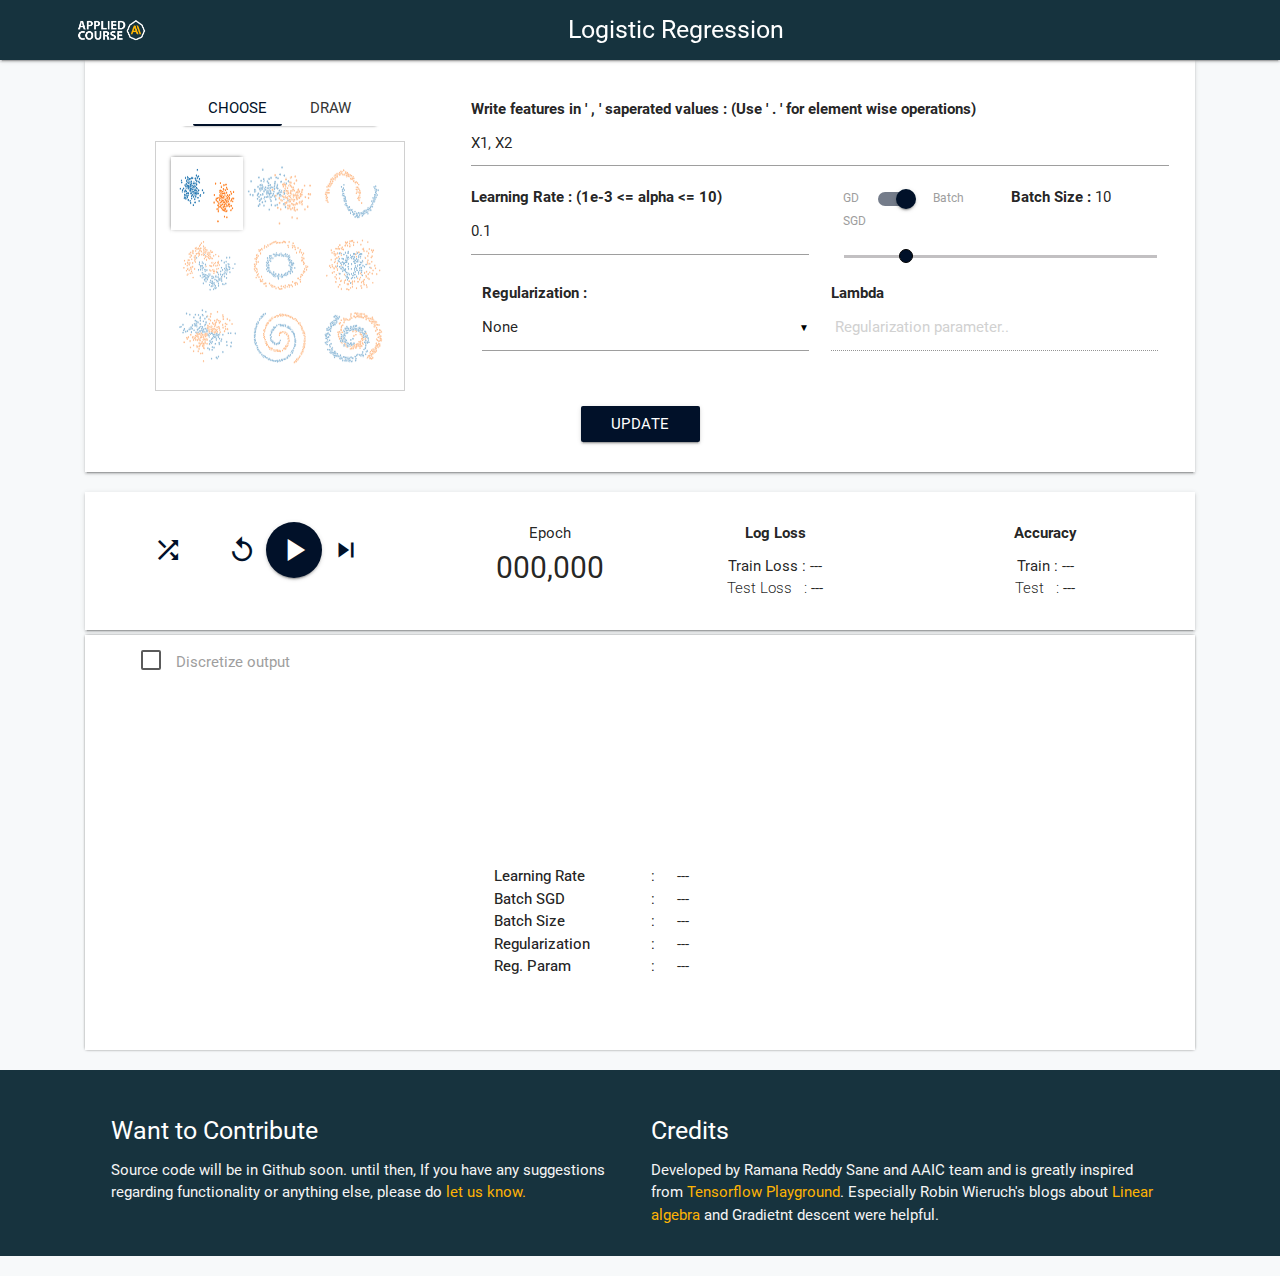
<file: index.html>
<!DOCTYPE html>
<html lang="en">
<head>
    <meta charset="UTF-8">
    <meta name="viewport" content="width=device-width, initial-scale=1.0">
    <meta http-equiv="X-UA-Compatible" content="ie=edge">
    <meta http-equiv="Refresh" content="0;url=./logistic_regression/">
    <title>ML-playground</title>
    
    <link rel="icon" href="https://zone1-otkgute.netdna-ssl.com/wp-content/uploads/2017/09/aifav.png" sizes="32x32" />
    <link rel="icon" href="https://zone1-otkgute.netdna-ssl.com/wp-content/uploads/2017/09/aifav.png" sizes="192x192"/>
    <link rel="apple-touch-icon-precomposed" href="https://zone1-otkgute.netdna-ssl.com/wp-content/uploads/2017/09/aifav.png" />
    <meta name="msapplication-TileImage" content="https://zone1-otkgute.netdna-ssl.com/wp-content/uploads/2017/09/aifav.png" />
</head>
<body>
    
</body>
</html>
</file>
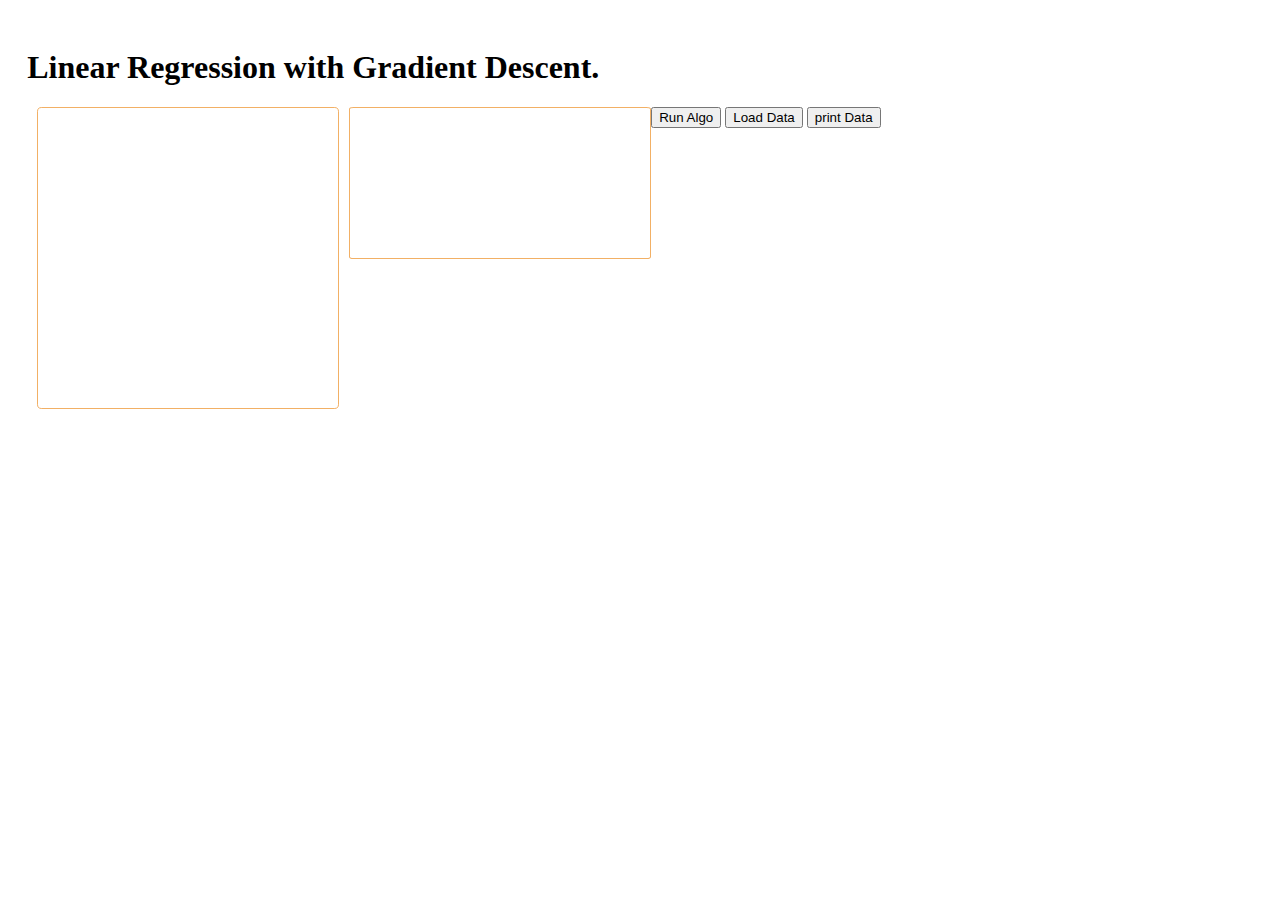
<file: linear_regression/index.html>
<!DOCTYPE html>
<html lang="en">
<head>
    <meta charset="UTF-8">
    <meta name="viewport" content="width=device-width, initial-scale=1.0">
    <meta http-equiv="X-UA-Compatible" content="ie=edge">
    <title>Document</title>
    <!-- Adding JQuery to the path. -->
    <script src="../js/jquery.min.js"></script>
    <!-- adding math.js library to our path.-->
    <script src="../js/math.min.js" ></script>
    <!-- Plotly.js -->
    <script src="../js/plotly-latest.min.js"></script>
    <script src='../js/jquery.csv.min.js'></script>
    
    <!-- Adding our custom javascript file.. -->
    <script src="js/main.js"></script>
    <script src="js/draw_plot.js"></script>
    <script src="js/run_linear_gradient.js"></script>

    <!-- adding css to our path-->
    <link rel="stylesheet" href="../css/main.css" />
    <!-- Latest compiled and minified CSS
    <link rel="stylesheet" href="https://maxcdn.bootstrapcdn.com/bootstrap/3.3.7/css/bootstrap.min.css" integrity="sha384-BVYiiSIFeK1dGmJRAkycuHAHRg32OmUcww7on3RYdg4Va+PmSTsz/K68vbdEjh4u" crossorigin="anonymous">
     -->

</head>
<body>
    <h1 id="head1">
       Linear Regression with Gradient Descent.
    </h1>
    <button id ="run_regression">Run Algo</button>
    <button id="load_data">Load Data</button>
    <button id="print_data">print Data</button>
    <!-- creating canvas for this 2D-Scatter plot -->
    <div id="chart_container">
            <!-- Plotly chart will be drawn inside this DIV -->
    </div>
    <div id="loss_container">
        <!-- Train and test loss will appear here.-->
    </div>
</body>
</html>
</file>
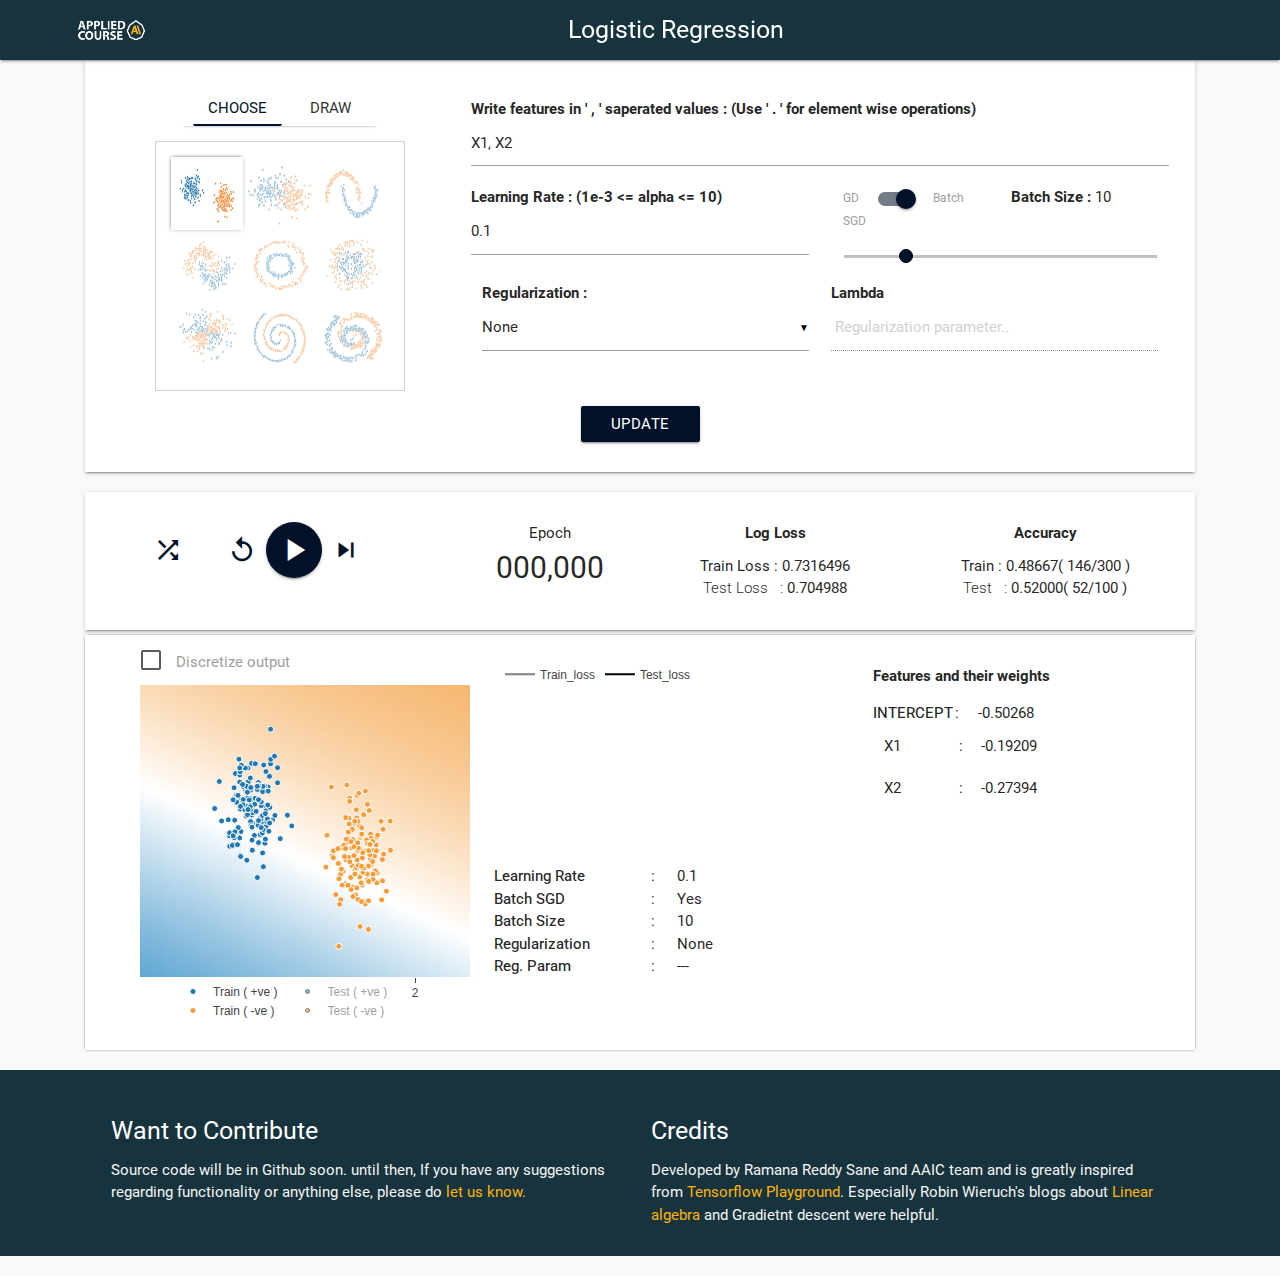
<file: logistic_regression/index.html>
<!DOCTYPE html>
<html lang="en">
<head>
    <meta charset="UTF-8">
    <meta name="viewport" content="width=device-width, initial-scale=1.0">
    <meta http-equiv="X-UA-Compatible" content="ie=edge">
    <title>Logistic Regression - ML playground</title>
   <!-- add favicon to the tool-bar. -->
    <link rel="icon" href="https://zone1-otkgute.netdna-ssl.com/wp-content/uploads/2017/09/aifav.png" sizes="32x32" />
    <link rel="icon" href="https://zone1-otkgute.netdna-ssl.com/wp-content/uploads/2017/09/aifav.png" sizes="192x192"/>
    <link rel="apple-touch-icon-precomposed" href="https://zone1-otkgute.netdna-ssl.com/wp-content/uploads/2017/09/aifav.png" />
    <meta name="msapplication-TileImage" content="https://zone1-otkgute.netdna-ssl.com/wp-content/uploads/2017/09/aifav.png" />
   
    <!--Import Google Icon Font-->
    <link href="https://fonts.googleapis.com/css?family=Roboto:300,400,500|Material+Icons" rel="stylesheet" type="text/css">
    
    <!--Import materialize.css-->
    <link type="text/css" rel="stylesheet" href="../css/materialize.min.css"  media="screen,projection"/>

    <!-- adding css to our path-->
    <link rel="stylesheet" href="css/normalize.css"/>
    <link rel="stylesheet" href="css/main.css" />
    <link rel="stylesheet" href="css/draw_canvas.css" />
    
</head>
<body>
    
    <!-- ----------------------------------------------------- -->
    <!-- --------------------------------------------------- -->
    <!-- ------ Nav nar with tabs in them. -->
    <nav>
        <a href="https://www.appliedaicourse.com/" target="_blank" 
            class="brand-logo left center-align">
            <img src="../img/ailogo.png"/>
        </a> 
        <h5>Logistic Regression</h5>
    </nav>
    
    <!-- ----------------------------------------------------- -->
    <!-- -------------- CANVAS TO DRAW THE DATA -------------- -->
    <!-- ----------------------------------------------------- -->
    <div class="overlay">
        <div class="container">
            
            <div class="row" style="padding-top:4rem">

                <!-- Canvas that can filt ontp -->
                <div class="col s12 m6  push-m3 l4 push-l1 center-align canvas_container">
                    <canvas id ="canvas" width="300" height="300"></canvas>
                    <br/>
                    <button class="btn waves-effect waves-dark z-depth-1"
                            id = "canvas_clear">
                        Clear Canvas
                    </button>
                </div>

                <!-- Controls on how to draw points on canvas. -->
                <div class="col s12 m8 push-m2 l4 push-l2 center-align">
                    <div class="canvas_controls left-align">
                    <!-- sliders for cluster size and delay between drawing between each cluster -->
                        <div class="range-field">
                            <b>Points Per Click : </b> <span class="ppc_text">4</span>
                            <input type="range" id="ppc" min="1" max="5" value="4" />
                        </div>
                        <div class="range-field">
                            <b>Delay (ms) : </b> <span class="delay_text">50</span>
                            <input type="range" id="delay" min="50" max="200" value="50" />
                        </div>

                        <!-- slider to select the radius -->
                        <div class="range-field">
                            <b>Cluster radius (px) : </b> <span class="radius_text">10</span>
                            <br/>
                            <input type="range" id="radius" min="5" max="25" value="10" />
                        </div>

                        <!-- Check box for train and test points (+ve and -ve separately) -->
                        <div style="display: flex;margin: 1rem 0">
                                <div style="border: 0px solid;">
                                    <input id="train_pos" class="with-gap" name="train_test_select" type="radio" checked/>   
                                    <label for="train_pos">Train(+ve)</label>

                                    <input id="test_pos" name="train_test_select" type="radio"/>   
                                    <label for="test_pos">Test(+ve)</label>
                                </div>
                                <div style="border: 0px solid;">
                                    <input id="train_neg" class="with-gap" name="train_test_select" type="radio" />  
                                    <label for="train_neg">Train(-ve)</label>
                                        
                                    <input id="test_neg" name="train_test_select" type="radio" />  
                                    <label for="test_neg">Test(-ve)</label>
                                </div>
                        </div>

                        <div style="margin-top: 3rem;">
                            <button class=" btn waves-effect waves-blue z-depth-1"
                                id="canvas_data_update">
                                Update data
                            </button>
                            <button class="btn waves-effect waves-black z-depth-1"
                                    id="overlay_close">
                                Close
                            </button>
                        </div>
                    </div>
                </div>
            </div>
        </div>
          
    </div>
            


    <!-- --------------------------------------------------- -->
    <!-- ------------------ Body Content ------------------- -->
    <!-- --------------------------------------------------- -->

    <div class="container" style="margin-top:4rem">
        <form id="update_params" action="ram.html">
            <!-- Container that holds the data and parameter selection. -->
            <div class="row z-depth-1">
                
                <!-- ---------------------------------------------------------------- -->
                <!-- This section contains Grid for selecting the dataset...      -->
                <!-- ---------------------------------------------------------------- -->
                <div class="col s12 m6 l4" id="data_preview_container">
                    <div class=choose_draw>
                        <a id="choose_btn" class="active waves-effect btn-flat">Choose</a>
                        <a id="draw_btn" class=" waves-effect  btn-flat">Draw</a> 
                    </div>
                    
                    <!-- Grid for choosing the right dataset -->
                    <div class="data_select_grid ">
                        <div class="data-item selected" path = "data_files/1_separable.csv">
                            <img src="img/data_1.png" title="fully separable"/>
                        </div>
                        <div class="data-item" path = "data_files/2_separable.csv">
                                <img src="img/data_2.png" title="just separable"/>
                        </div>
                        <div class="data-item" path = "data_files/3_moons_mild_noise.csv">
                                <img src="img/data_3.PNG" title="Moons" />
                        </div>
                        <div class="data-item" path = "data_files/4_moons_more_noise.csv" >
                                <img src="img/data_4.png" title="Noisy Moons"/>
                        </div>
                        <div class="data-item" path="data_files/5_circles_mild_noise.csv">
                                <img src="img/data_5.png" title="Concentric circles"/>
                        </div>
                        <div class="data-item" path="data_files/6_circles_high_noise.csv">
                                <img src="img/data_6.png" title="Noisy Concentric Cirlces"/>
                        </div>
                        <div class="data-item" path="data_files/7_ex-or.csv">
                                <img src="img/data_7.png" title="EX-OR data"/>
                        </div>
                        <div class="data-item" path="data_files/8_mild_noise_spiral.csv">
                                <img src="img/data_8.png" title="Spiral" />
                        </div>
                        <div class="data-item" path="data_files/9_noisy_spiral.csv">
                                <img src="img/data_9.png" title="Noisy Spiral"/>
                        </div>
                    </div>
                    
                    <!-- Preview image for the canvas  -->
                    <div class="canvas_img_container btn tooltipped hide"
                        data-position='bottom' data-delay='10' data-delay="10" type="submit"
                        data-tooltip='Click to Update or generate the data'>
                        <!-- <img id="canvasImg" alt="click to Update or "/> -->
                    </div>
                </div>

                <!-- ---------------------------------------------------------------- -->
                <!-- This section contains hyper parameters for the the LR algorithm  -->
                <!-- ---------------------------------------------------------------- -->
                <!-- Dropdpwn for Feature selection..  -->
                <div class="col s12 m6 l8">
                        <br>
                        <b>Write features in ' , ' saperated values : (Use ' . ' 
                            for element wise operations) </b><br>
                        <div class="input-field" style="display: none;">
                            <select id='selected_features' multiple>
                                <option value="X_1"  selected >  X_1 </option>
                                <option value="X_2" selected >  X_2 </option>
                                <option value="square(X_1)">  (X_1)^2  </option>
                                <option value="square(X_2)">  (X_2)^2 </option>
                                <option value="dotMultiply(X_1, X_2)">  (X_1)*(X_2) </option>
                                <option value="sin(X_1)">  sin(X_1) </option>
                                <option value="sin(X_2)">  sin(X_2) </option>
                            </select>
                        </div>
                        <div class="input-field">
                            <input spellcheck="false" id="written_features" 
                            type="text" value="X1, X2">
                        </div>
                </div> <!-- end of Feature selection..-->
                
                <!-- add label and text field value for the data. -->
                <div class="col s12 m6 l4">
                    <b>Learning Rate : (1e-3 <= alpha <= 10)</b>
                    <input type="number" id="l_rate" step="0.001" value="0.1"
                     min="0.001" max="10" placeholder="alpha" required>
                    <label for="l_rate"></label>
                </div> <!-- added label and text filed --> 

                <!-- slider for batch_size if we want to use stochastic gradient descent -->
                <div class="col s12 m6 l4">
                    <div class="col s6 switch">
                        <label>
                            GD
                            <input type='checkbox' id="use_stochastic" checked="avunu">
                            <span class="lever"></span>
                            Batch SGD
                        </label>
                    </div>
                    <div class="col s6 ">
                        <b>Batch Size : </b> <span class="bs_val">10</span>
                    </div>
                    <br/><br/>
                    <div class="col s12 range-field">
                        <input type="range" id="batch" min="1" max="50" value="10" />
                    </div>
                </div><!-- ENd of batch_size slider and stochastic selection -->

                <div class="col s12 m6 l8">
                    <!-- Choose L1 or L2 or both(Elastic Net) -->
                    <div class="input-field col s6">    
                        <b>Regularization : </b>
                        <select id="choose_regs">
                            <option selected value="0">None</option>
                            <option value="1"> L1 </option>
                            <option value="2"> L2 </option>
                            <option value="3"> Elastic </option>
                        </select>
                    </div>
                    <!-- Regularization parameter ( Lambda )  -->
                    <div class="col s6">
                        <b> Lambda</b>
                        <input type="number" id="regl_param" disabled required
                        placeholder=" Regularization parameter.. ">
                    </div>
                </div>
                <!-- Button to update the dataset and algorithm properties. -->
            <div class="col s12 center-align" style="margin-bottom: 1rem">
                <div class="col s6 offset-s3">
                    <button class="btn waves-effect waves-light z-depth-1"
                            data-position='right' data-delay='100' data-enterDelay=0  type="submit"
                            data-tooltip='It will reset all the current progress if there is any.'
                            id = "algo_update_btn">
                        Update
                    </button>
                </div>
            </div> <!-- Button to update the data -->
            <div class="divider"></div>

            </div>
        </form>        
        
        <!-- div for pause___play__step__reset buttons -->
        <div class="row z-depth-1" id="alg_info">
        
            <div class="col s12 m6 l4" id="play_pause_btns"  >
                <!-- Shuffle the data and weights -->
                <button class="btn-floating btn-small waves-effect" id = "shuffle_btn"
                title="re-initialize weights">
                    <i class="material-icons">shuffle</i>
                </button>

                <!-- Reset button-->
                <button class="btn-floating btn-small waves-effect" title="Reset" id='reset_algo'>
                        <i class="material-icons">replay</i>
                </button>
                <!-- Play button-->
                <button class="btn-floating btn-large waves-effect waves-light" title="Pause/Play"
                        id='play_button'>
                        <i class="material-icons">play_arrow</i>
                </button>
                <!-- Play button-->
                <button class=" btn-floating btn-small waves-effect " title="One Step" id='next_step'>
                        <i class="material-icons">skip_next</i>
                </button>

            </div>
            
            <div class="col s12 m6 l2" id="epoch_count" >
                <span>Epoch </span> <br>
                <b id="count">000,000</b>
            </div>
            
            <div class="col s12 m6 l3" id="loss_info">
                <b style="display :block; margin-bottom: 10px">Log Loss </b>
                <span style="font-weight: 400;">Train Loss : </span>
                    <span id="train_loss"> --- </span><br>
                <span style="font-weight: 300;">Test Loss &nbsp;&nbsp;:</span>
                    <span id="test_loss"> --- </span>
            </div>

            <div class="col s12 m6 l3" id="accuracy_info">
                <b style="display :block; margin-bottom: 10px">Accuracy </b>
                <span style="font-weight: 400;">Train : </span>
                    <span id="train_acc"> --- </span><br>
                <span style="font-weight: 300;">Test &nbsp;&nbsp;:</span>
                    <span id="test_acc"> --- </span>
            </div>

        </div>
        
        <!-- Visualizations of running algorithm-->
        <div class="row" style="box-shadow:0px 0px 3px -1px">
            
            <div class="col s12 m12 l6 xl4 center-align">
                <div style="width:300px;margin: 0 auto;">
                    <div class="col s12 left-align">
                        <input type="checkbox" class="filled-in" id ='disc_db' />
                        <label for="disc_db">Discretize output</label>
                    </div>
                    <div id="chart_container">
                        <!-- Plotly chart will be drawn inside this DIV -->
                    </div>
                </div>
            </div>

            <!-- Loss_container and algo_params information. -->
            <div class="col s12 m6 l6 xl4" >
                <div style="max-width: 400px;margin:0 auto;">
                    <div id="loss_container">
                        <!-- Train and test loss will appear here.-->
                    </div>
                    <div class="col s12" id="alg_param_info">
                        <div class="col s6"> <b>Learning Rate  </b></div><div class="col s1"> : </div>
                            <div class="col s3 l_rate"><span>---</span></div>
                        <div class="col s6"> <b> Batch SGD </b> </div><div class="col s1"> : </div>
                            <div class="col s3 is_sgd"><span>---</span></div> 
                        <div class="col s6"> <b>Batch Size   </b></div><div class="col s1"> : </div>
                            <div class="col s3 bs"><span>---</span></div> 
                        <div class="col s6"> <b>Regularization  </b></div><div class="col s1"> : </div>
                            <div class="col s3 is_reg" ><span>---</span> </div>
                        <div class="col s6"> <b>Reg. Param </b></div><div class="col s1"> : </div>
                            <div class="col s3 reg_lambda"><span>---</span> </div> 
                    </div>
                </div>
            </div> 

            <!-- Features amd their weights.-->
            <div class="col s12 m5 push-m1 l8 push-l4 xl3"
             id="feature_weights" style="margin-top: 1rem;margin-left: 2rem;">
                
            </div>

        </div>

    </div>

    <footer class="page-footer">
        <div class="container">
            <div class="row">
                <div class="col s12 m6">
                    <h5>  Want to Contribute  </h5>
                    <p class="grey-text text-lighten-4"> 
                        Source code will be in Github soon. until then, If you have any suggestions 
                        regarding functionality or anything else, please do <a href="mailto:team@appliedaicourse.com?Subject=ML%20Playground" >let us know.</a> 
                    </p>
                </div>

                <div class="col s12 m6">
                    <h5>Credits</h5>
                    <p class="grey-text text-lighten-4">
                        Developed by Ramana Reddy Sane and AAIC team and is greatly 
                        inspired from <a href="https://playground.tensorflow.org/" target="_blank">
                        Tensorflow Playground</a>. Especially Robin Wieruch's blogs about 
                        <a href="https://www.robinwieruch.de/linear-algebra-matrix-javascript/" target="_blank"> Linear algebra</a>
                         and Gradietnt descent 
                        were helpful. 
                    </p>
                </div>
    </div>
    </footer>
</body>



<!--We will add all of our javascript files at the end of body for optimized loading....-->
<!-- Adding JQuery to the path. -->
<script src="../js/jquery.min.js"></script>
<script type="text/javascript" src="../js/materialize.min.js"></script>

<!-- adding math.js library to our path.-->
<script src="../js/math.min.js" ></script>
<!-- Plotly.js -->
<script src="../js/plotly-latest.min.js"></script>
<script src='../js/jquery.csv.min.js'></script>



<!-- Adding our custom javascript file.. -->
<script src="js/main.js"></script>
<script src="js/draw_plot.js"></script>
<script src="js/run_logistic_gradient.js"></script>
<script src="js/draw_canvas.js"></script>

</html>
</file>
<file: css/main.css>
header h3{
    background-color: #011129 !important;
}
body{
    padding: 1.5%;
}
#chart_container, #loss_container {
    border: 1px solid rgba(235, 136, 23, 0.664);
    border-radius: 1.5%;
    height: 300px;
    width : 300px;
    overflow: hidden;
    float:left;
    margin-left : 10px;

}

#loss_container{
    height: 150px;
    width : 300px;
}

.modebar {
    display: none !important;
}

/* ***************************************** */
svg:first-child{
    background-color: rba(228, 146, 146, 0.637) !important;
}


.carousel_container{
    border: 2px solid orange;
    padding: 2px;
}
/* ******** Nav CSS */
nav {
     /* background-color: #01102ac7; */
     height: auto;
}
</file>
<file: logistic_regression/css/main.css>
*{
    font-family: 'Roboto', sans-serif;
}

/* *{
    border: 1px solid red;
} */
body{
    background-color: #F7F9FA;
}

input[type=range]{
    height: 21px;
}
/* **************Navigation styles************* */
nav {
    background-color: #16333E;
    height: 4rem;
    text-align: center;
    position: fixed;
    top:0;
    left:0;
    z-index: 1000;
    line-height: 1rem;
}

nav h5{
    margin: 0;
    line-height: 4rem;
}
nav a.brand-logo{
    position : relative;
    left : 5rem;
    height: 4rem;
}
nav a.brand-logo img{
    height: 2rem;
    margin: 1rem auto;
}

/* ************ Conainer and Btn style ****************/
.container{
    width: 85%;
}
.container .row{
    padding: 1rem;
    background-color: white;    
}
.btn{
    background-color: #011129
}
.btn:hover, .btn:focus, .btn:active{
    background-color: #13284c
}



/* ************* Param Selection styles  ************** */
[type="checkbox"].filled-in:checked+label:after{
    background-color: #011129;
    border : 2px solid #011129;
}

input[type=range]+.thumb{
    background-color: #011129;
}

/***************** Chrome and firefox *********************/
input[type="range"]::-moz-range-thumb{
    border: 0.5px solid #000000;
    background: #011129;
    margin-top: -6px;
    cursor: pointer;    
}
input[type=range]::-webkit-slider-thumb{
  border: 0.5px solid #000000;
  background: #011129;
  margin-top: -6px;
  cursor: pointer;
}
input[type=range]::-webkit-slider-runnable-track
input[type="range"]::-moz-range-track{
    width: 100%;
    height: 3.4px;
    cursor: pointer;
    border-radius: 1.5px;
  }
input[type=number]::-webkit-inner-spin-button, 
input[type=number]::-webkit-outer-spin-button { 
    -webkit-appearance: none;
    -moz-appearance: none;
    appearance: none;
    margin: 0; 
}

/* ********************************************************** */


.switch label input[type=checkbox]:checked+.lever{
    background-color: #01102a8c;
}

.switch label input[type=checkbox]:checked+.lever:after{
 background-color: #011129
}

.dropdown-content li>a, .dropdown-content li>span{
    color: #011129;
}

/* **************** Algo Controls styles *************** */
#next_step, #reset_algo, #shuffle_btn{
    background-color:transparent;
    box-shadow: none
}
#next_step i, #reset_algo i, #shuffle_btn i{
    color: #011129;
    font-size: 2rem;
}
#play_button i{
    font-size: 2.5rem;
}

#play_pause_btns i:hover{
    background-color: #0025211a;
}

#shuffle_btn{
    margin:0 2rem 0 -3rem;
}

#play_pause_btns {
    text-align: center;
}

#epoch_count #count{
    font-size: 2rem;
    font-weight: normal
}

#play_button{
    background-color: #011129;
}

/* ***************************
 Styles for Data select grid.
*******************************/
#data_preview_container{
    /* border: 2px solid #011129; */
    padding: 1rem;
    /* max-width: 300px; */
}

.choose_draw{
    display: flex;
    justify-content: space-evenly;
    width: 200px;
    margin: 0 auto;
    box-shadow: 0px 3px 3px -4px;
}
.choose_draw > a{
    /* border: 1px solid; */
    padding: 0 1rem;
}
.choose_draw > a.active{
    color: #011129;
    border-bottom: 2px solid #011129;
    transition: none
}

.data_select_grid, .canvas_img_container{
    border: 1px solid #0000002f;
    height: 250px;
    width: 250px;
    background-color: white;
    margin: 0px auto;
    cursor: pointer;
    display: flex;
    flex-wrap: wrap;
    margin-top: 1rem;
    padding: 1rem;
}

.canvas_img_container{
    box-shadow: 0 0 4px -1px;
    background-repeat: no-repeat;
    background-position: center;
    -webkit-background-size: cover;
    -moz-background-size: cover;
    -o-background-size: cover;
    background-size: cover;
}

.data-item {
    /* border: 1px solid; */
    width: 33.333%;
    height: 33.333%;
}
.data-item img {    
    width : 100%;
    height: 100%;
    opacity: 0.5;
}
.data-item img:hover{
    /* border : 1px solid #011129; */
    /* border-radius: 5px; */
    cursor: pointer;
    box-shadow: 0px 0px 4px -1px;
    opacity: 0.9;
}

.data-item.selected > img{
    /* border: 2px solid #011129; */
    opacity: 1;
    box-shadow: 0px 0px 4px -1px;
    /* border-radius: 5px; */

}
/* ***************************************** */

/* ***** Remove Input field Top - margin */
.input-field{
    margin: 0px;
}
:not(input[type="range"]):focus{
    border-bottom: 1px solid #011129 !important;
}

/* error class for text fields.. */
input.error{
    border-bottom: 2px solid #FFAB91 !important;
}
/* ********************************************** */
/* Styles for algo_header(ie., running algo info) */
/* ********************************************** */
#alg_info {
    /* padding-top: 1rem; */
    margin-bottom: 5px;
}

#alg_info > div {
    padding: 1rem;
    text-align: center;
}
/* ********************************************** */



/* ********************************************** 
 Styles for Chart containers
********************************************** */
#chart_container, #loss_container {
    /* border: 1px solid #011129; */
    border-radius: 1.5%;
    height: 350px;
    width : 350px;
    overflow: hidden;
    margin : 10px;
    
}

#loss_container{
    height: 175px;
    width : 300px;
    margin: 0 auto;
}


/* ********************************************** */
#alg_param_info{
    margin : 12% auto;
    /* max-width: 400px; */
}
#alg_param_info b{
    font-weight : 450;
}

.weight-item{
    margin: 10px 0;
}
.weight-item :first-child{
    font-weight: 450;
}


/* ************* Foooter *********** */
.page-footer{
    background-color: #17333E;
}
 .row, .col{
    /* border: 1px solid #13284c54; */
}
.page-footer .row{
    background-color: #17333E;
}
.page-footer a{
    color: #feb405;
}

@media only screen and (max-width: 370px) {
    #chart_container {
      width: 250px;
      height: 250px;
      margin-bottom: 2rem;
    }
    #loss_container{
        width: 250px;
    }
    #feature_weights{
        margin-left: 0 !important;
    }
  }

.modebar {
    display: none !important;
}

@media only screen and (max-width: 480px) and (min-width: 371px){
    #chart_container {
        width: 300px;
        height: 300px;
        margin-bottom: 2rem;
      }
      #loss_container{
          width: 250px;
      }
      #alg_param_info{
        max-width: 250px;
    }
}
</file>
<file: logistic_regression/css/draw_canvas.css>
/* ******************** canvas styles  ******************** */
.overlay{
    width: 100%;
    height: 100%;
    background: #0000009f;
    position: fixed;
    top : 0%;
    left : 0%;
    z-index: 10000;
    display: none;
    overflow-y: auto;
}
canvas{
    background-color: white;
    border: 1px solid black;
    margin-bottom: 1rem;
}
.overlay .container{
    position: relative;
    top:10%;
    width: 75%;
    max-width: 993px;
}
/* .overlay .row{
    max-height: 80%;
} */
.overlay .col{
    margin: 1rem;
}

.overlay .canvas_container{
    min-width: 300px;
}

@media only screen and (max-width: 420px) {
    .overlay .container{
        width: 85%;
        margin-right: 2rem;
    }
    .overlay .canvas_container{
        min-width: 250px;
    }
    .overlay #canvas {
        height: 250px;
        width: 250px;
    }
    .overlay input[type=range]{
        width: 90%;
    }
  }

#train_pos:checked + label{
    color: #1f77b4;
}
#train_pos:checked + label::after{
    background-color: #1f77b4;
}
#train_pos:checked + label::after,
#train_pos:checked + label::before{
    border:2px solid #1f77b4;
}

#train_neg:checked + label{
    color: #f59c36;
}
#train_neg:checked + label::after{
    background-color: #f59c36;
}
#train_neg:checked + label::after,
#train_neg:checked + label::before{
    border:2px solid #f59c36;
}

#test_pos:checked + label{
    color: 0068ad;
}
#test_pos:checked + label::after{
    background-color: #0068ad;
    border: 2px solid black;
}

#test_neg:checked + label{
    color: #ff6100;
}
    
/* ******************** canvas styles  ******************** */

#test_neg:checked + label::after{
    background-color: #ff6100;
    border: 2px solid black;
}

.canvas_controls{
    width: 300px;
    height: auto;
    margin: 0 auto;
}




#canvas_clear{
    color: red;
    background-color: white;
}

#canvas_data_update{
    color: green;
    background: white;
}

#overlay_close{
    color: #011129;
    background-color: white;
}
</file>
